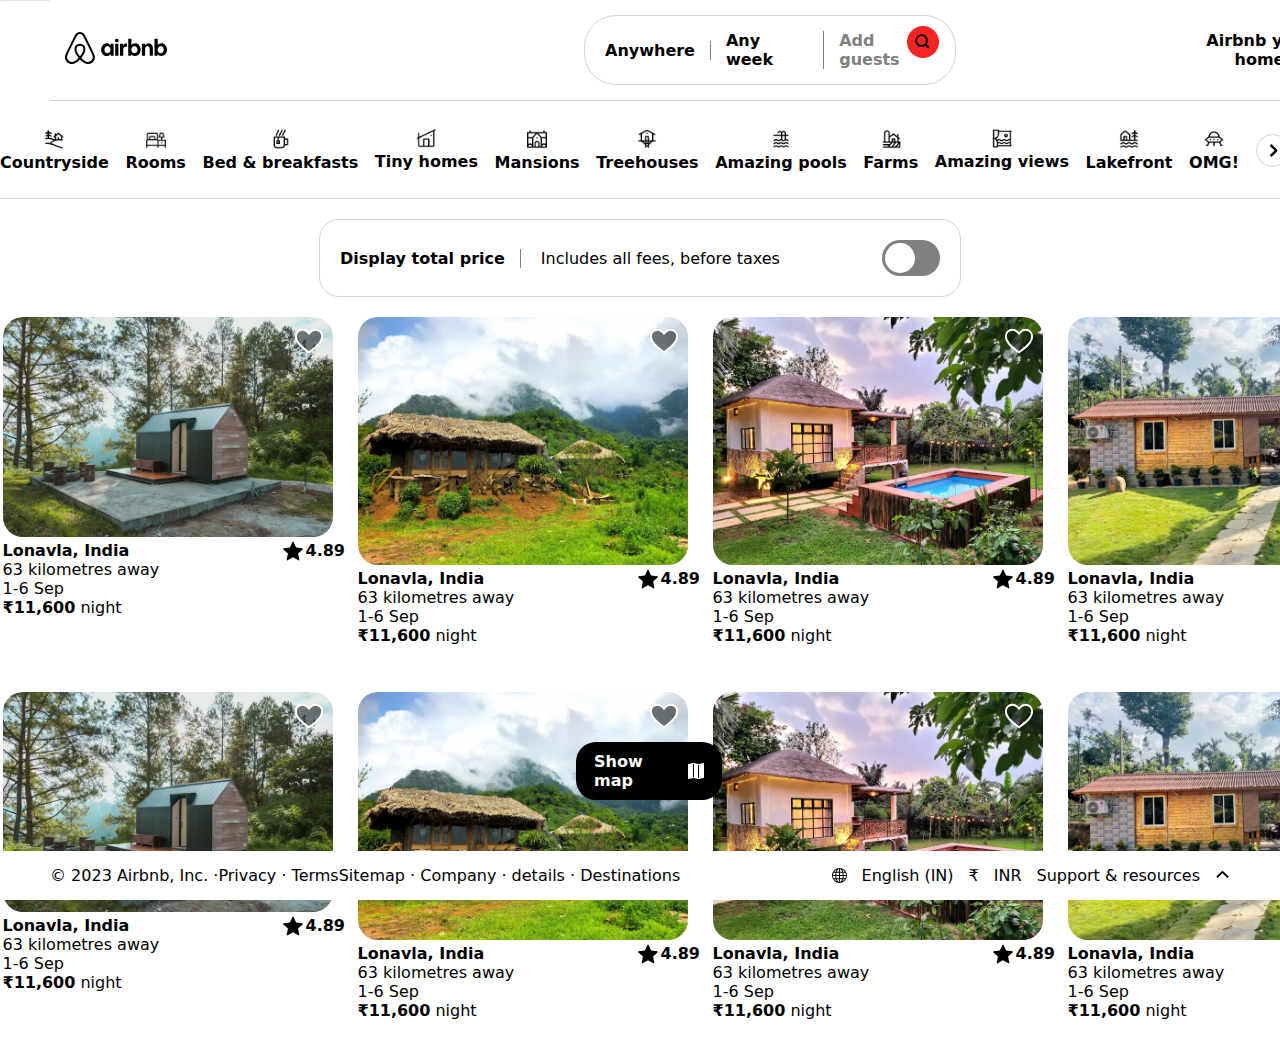
<file: Day3/index.html>
<!DOCTYPE html>
<html lang="en">

<head>
    <meta charset="UTF-8">
    <meta name="viewport" content="width=device-width, initial-scale=1.0">
    <title>Airbnb Page</title>
    <link rel="stylesheet" href="style.css">
</head>

<body>
    <div class="nav">
        <a href="#"><img class="logo" src="images/logo.svg" alt=""></a>
        <div class="search">
            <h4 class="right-bar">Anywhere</h4>
            <h4 class="right-bar">Any week</h4>
            <h4 class="gray">Add guests</h4>
            <img class="search-icon" src="images/svg/search.svg" alt="">
        </div>
        <div class="buttons">
            <button class="btn">
                <h4>Airbnb your home</h4>
            </button>
            <button class="btn"><img src="images/svg/globe.svg" alt=""></button>
            <div class="nav-end">
                <img class="nav-image1" src="images/svg/more.svg" alt="">
                <img class="nav-image2" src="images/svg/profile.svg" alt="">
            </div>
        </div>
    </div>
    <hr>
    <div class="icon-bar">
        <div class="icons">
            <img class="icon-pic" src="images/i1.jpeg" alt="">
            <h4>Countryside</h4>
        </div>
        <div class="icons">
            <img class="icon-pic" src="images/i2.jpeg" alt="">
            <h4>Rooms</h4>
        </div>
        <div class="icons">
            <img class="icon-pic" src="images/i3.jpeg" alt="">
            <h4>Bed & breakfasts</h4>
        </div>
        <div class="icons">
            <img class="icon-pic" src="images/i4.jpeg" alt="">
            <h4>Tiny homes</h4>
        </div>
        <div class="icons">
            <img class="icon-pic" src="images/i5.jpeg" alt="">
            <h4>Mansions</h4>
        </div>
        <div class="icons">
            <img class="icon-pic" src="images/i6.jpeg" alt="">
            <h4>Treehouses</h4>
        </div>
        <div class="icons">
            <img class="icon-pic" src="images/i7.jpeg" alt="">
            <h4>Amazing pools</h4>
        </div>
        <div class="icons">
            <img class="icon-pic" src="images/i8.jpeg" alt="">
            <h4>Farms</h4>
        </div>
        <div class="icons">
            <img class="icon-pic" src="images/i9.jpeg" alt="">
            <h4>Amazing views</h4>
        </div>
        <div class="icons">
            <img class="icon-pic" src="images/i10.jpeg" alt="">
            <h4>Lakefront</h4>
        </div>
        <div class="icons">
            <img class="icon-pic" src="images/i11.jpeg" alt="">
            <h4>OMG!</h4>
        </div>


        <img class="side-btn" src="images/svg/left.svg" alt="">
        <div class="filter">
            <img class="icon-pic" src="images/svg/lf.svg" alt="">
            <h6>Filters</h6>
        </div>
    </div>

    <div class="price">
        <div class="flex">
            <h4 class="right-bar">Display total price</h4>
            <p>Includes all fees, before taxes</p>

        </div>
        <div class="one">
            <div class="two"></div>
        </div>

    </div>
    <div class="container">
        <div class="box">
            <img class="box-img" src="images/d1.webp" alt="">
            <img class="heart" src="images/svg/heart.svg" alt="">
            <div class="rating">
                <img class="star" src="images/svg/start.svg" alt=""><span>4.89</span>
            </div>
            <h4>Lonavla, India</h4>
            <p>63 kilometres away</p>
            <p>1-6 Sep</p>
            <p><span>₹11,600</span> night</p>
        </div>
        <div class="box">
            <img class="box-img" src="images/d2.webp" alt="">
            <img class="heart" src="images/svg/heart.svg" alt="">
            <div class="rating">
                <img class="star" src="images/svg/start.svg" alt=""><span>4.89</span>
            </div>
            <h4>Lonavla, India</h4>
            <p>63 kilometres away</p>
            <p>1-6 Sep</p>
            <p><span>₹11,600</span> night</p>
        </div>
        <div class="box">
            <img class="box-img" src="images/d3.webp" alt="">
            <img class="heart" src="images/svg/heart.svg" alt="">
            <div class="rating">
                <img class="star" src="images/svg/start.svg" alt=""><span>4.89</span>
            </div>
            <h4>Lonavla, India</h4>
            <p>63 kilometres away</p>
            <p>1-6 Sep</p>
            <p><span>₹11,600</span> night</p>
        </div>
        <div class="box">
            <img class="box-img" src="images/d4.webp" alt="">
            <img class="heart" src="images/svg/heart.svg" alt="">
            <div class="rating">
                <img class="star" src="images/svg/start.svg" alt=""><span>4.89</span>
            </div>
            <h4>Lonavla, India</h4>
            <p>63 kilometres away</p>
            <p>1-6 Sep</p>
            <p><span>₹11,600</span> night</p>
        </div>
        <div class="box">
            <img class="box-img" src="images/d1.webp" alt="">
            <img class="heart" src="images/svg/heart.svg" alt="">
            <div class="rating">
                <img class="star" src="images/svg/start.svg" alt=""><span>4.89</span>
            </div>
            <h4>Lonavla, India</h4>
            <p>63 kilometres away</p>
            <p>1-6 Sep</p>
            <p><span>₹11,600</span> night</p>
        </div>
        <div class="box">
            <img class="box-img" src="images/d2.webp" alt="">
            <img class="heart" src="images/svg/heart.svg" alt="">
            <div class="rating">
                <img class="star" src="images/svg/start.svg" alt=""><span>4.89</span>
            </div>
            <h4>Lonavla, India</h4>
            <p>63 kilometres away</p>
            <p>1-6 Sep</p>
            <p><span>₹11,600</span> night</p>
        </div>
        <div class="box">
            <img class="box-img" src="images/d3.webp" alt="">
            <img class="heart" src="images/svg/heart.svg" alt="">
            <div class="rating">
                <img class="star" src="images/svg/start.svg" alt=""><span>4.89</span>
            </div>
            <h4>Lonavla, India</h4>
            <p>63 kilometres away</p>
            <p>1-6 Sep</p>
            <p><span>₹11,600</span> night</p>
        </div>
        <div class="box">
            <img class="box-img" src="images/d4.webp" alt="">
            <img class="heart" src="images/svg/heart.svg" alt="">
            <div class="rating">
                <img class="star" src="images/svg/start.svg" alt=""><span>4.89</span>
            </div>
            <h4>Lonavla, India</h4>
            <p>63 kilometres away</p>
            <p>1-6 Sep</p>
            <p><span>₹11,600</span> night</p>
        </div>

    </div>

    <div class="map">
        <h4>Show map</h4>
        <img src="images/svg/map.svg" alt="">
    </div>
    <div class="footer">
        <div class="copyright">
            © 2023 Airbnb, Inc. ·Privacy · TermsSitemap · Company · details · Destinations
        </div>
        <div class="pricing">
            <img class="footer-img" src="images/svg/globe.svg" alt="">
            <a href="#">English (IN)</a>
            <p>₹</p>
            <a href="# ">INR</a>
            <a href="#">Support & resources</a>
            <img class="footer-img" src="images/svg/up.svg" alt="">
        </div>
    </div>
</body>

</html>
</file>
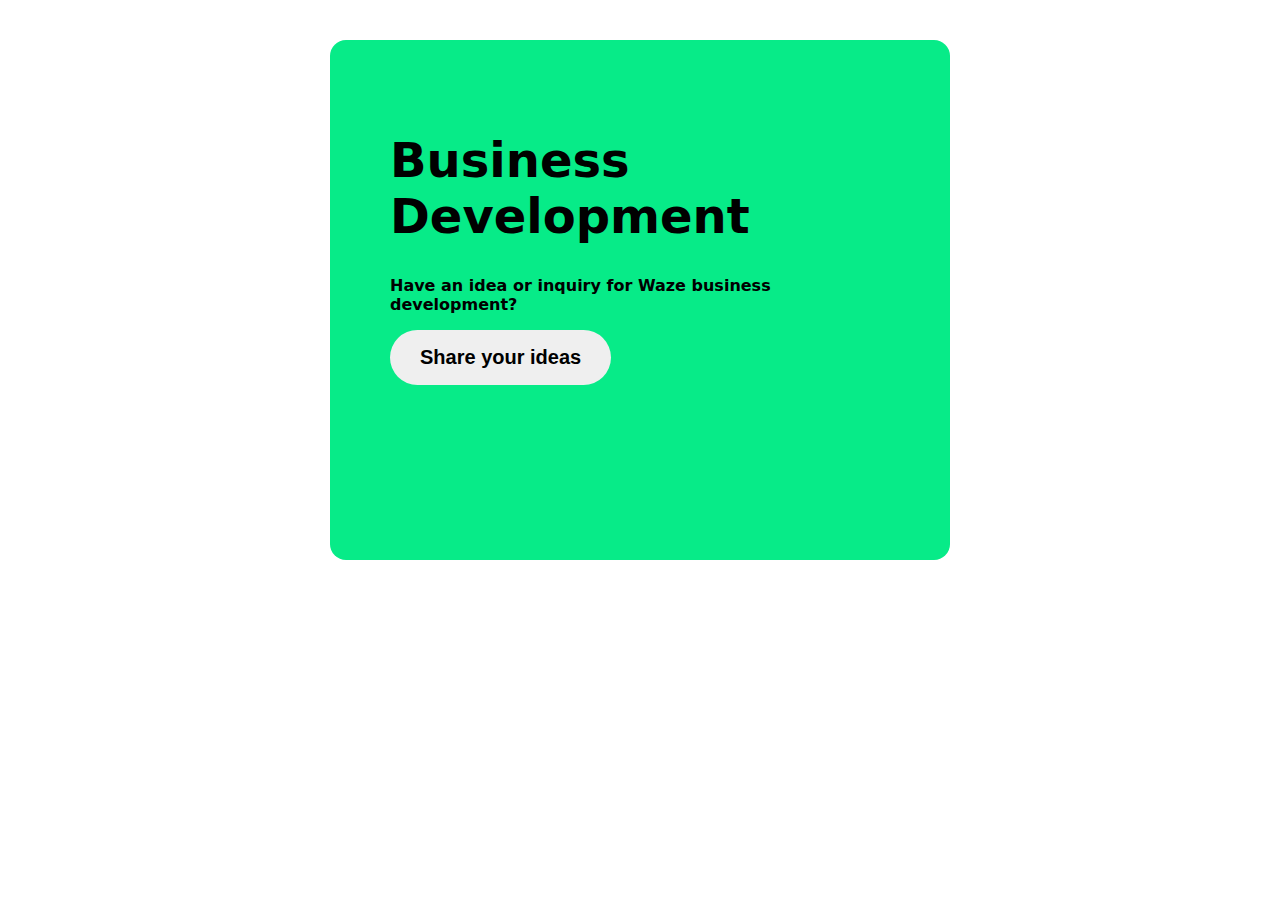
<file: Day1/Assignment1/index.html>
<!DOCTYPE html>
<html lang="en">
<head>
    <meta charset="UTF-8">
    <meta name="viewport" content="width=device-width, initial-scale=1.0">
    <title>AssignMent 1</title>
    <link rel="stylesheet" href="style.css">
</head>
<body>
    <div class="box-model">
        <h1>Business Development</h1>
        <p>Have an idea or inquiry for Waze business development?</p>
        <button class="btn">Share your ideas</button>
    </div>
</body>
</html>
</file>
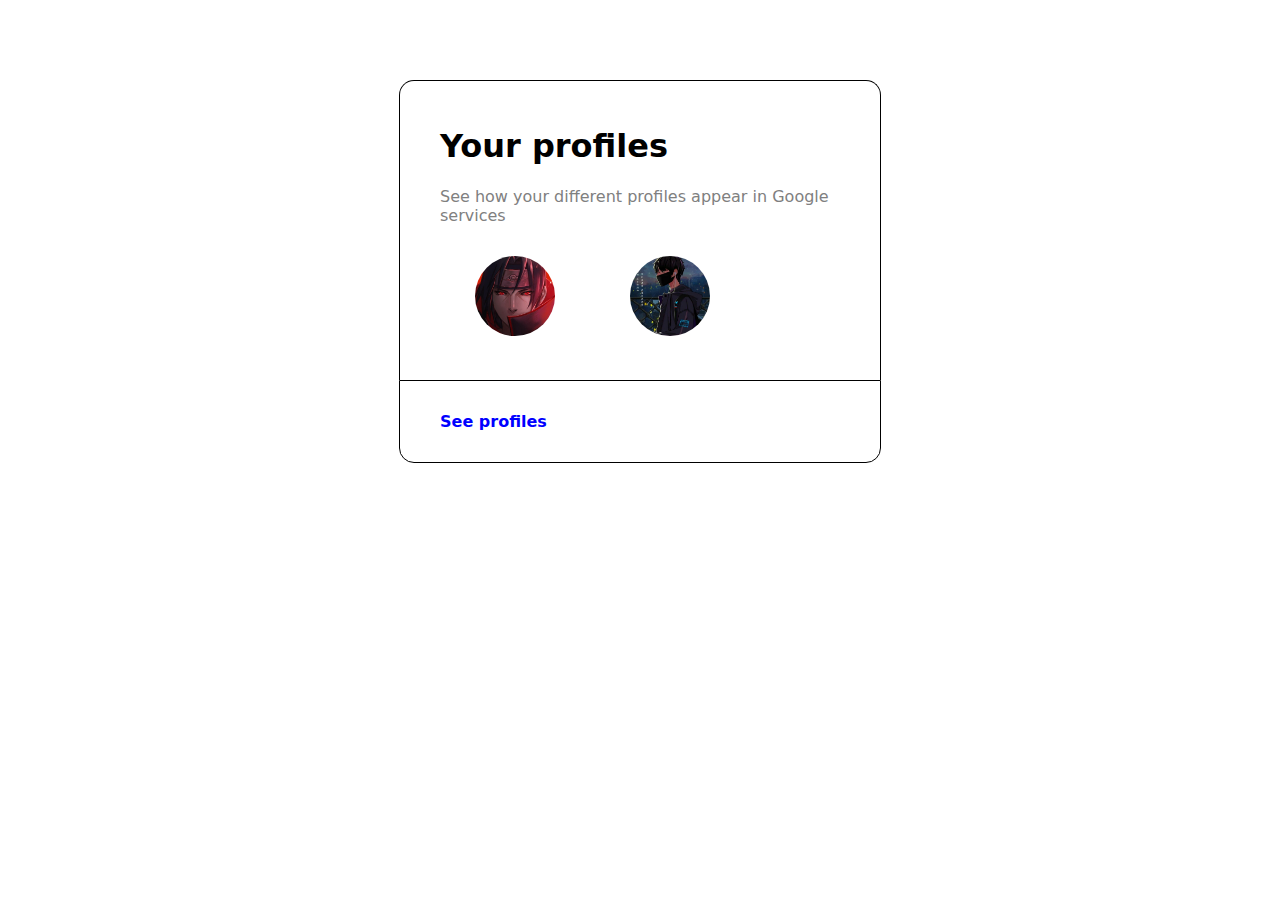
<file: Day1/Assignment2/index.html>
<!DOCTYPE html>
<html lang="en">

<head>
    <meta charset="UTF-8">
    <meta name="viewport" content="width=device-width, initial-scale=1.0">
    <title>Assignment 2</title>
    <link rel="stylesheet" href="style.css">
</head>

<body>
    <div class="container">
        <h1>Your profiles</h1>
        <p>See how your different profiles appear in Google services</p>
        <img src="pic1.jpg" class="image" alt="">
        <img src="pic2.jpg" class="image" alt="">
    </div>
    <div class="bottom-box">
        <h4>See profiles</h4>
    </div>
</body>

</html>
</file>
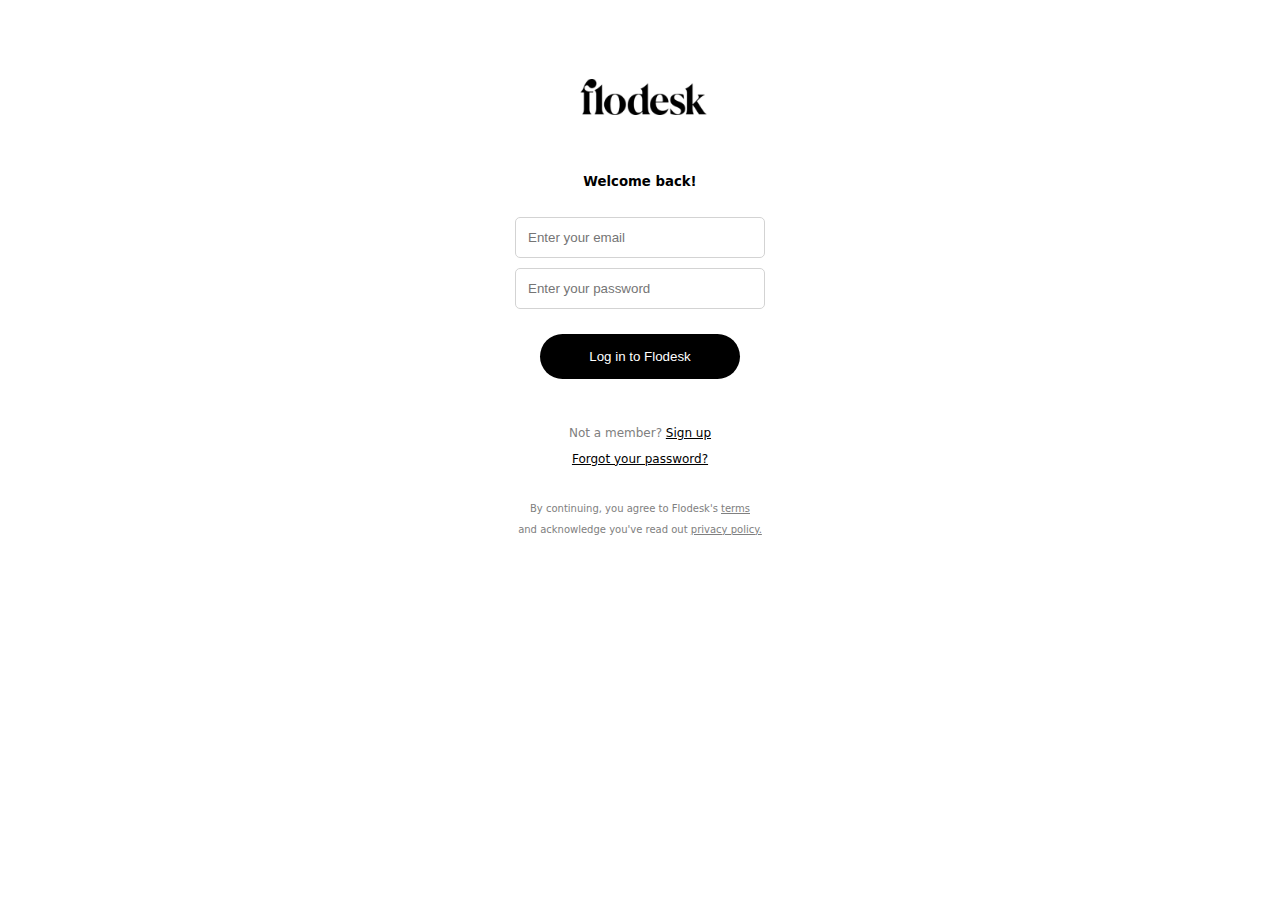
<file: Day1/Assignment4/index.html>
<!DOCTYPE html>
<html lang="en">
<head>
    <meta charset="UTF-8">
    <meta name="viewport" content="width=device-width, initial-scale=1.0">
    <title>Assignment 4</title>
    <link rel="stylesheet" href="style.css">
</head>
<body>
    <div class="container">
        <img src="logo.png" class="logo" alt="">
        <h5>Welcome back!</h5>
        <input class="input" type="text" placeholder="Enter your email">
        <input class="input" type="password" placeholder="Enter your password">
        <button class="btn">Log in to Flodesk</button>
        <div class="sign-up">
            <p>Not a member? <span>Sign up</span></p>
            <p><span>Forgot your password?</span></p>
        </div>
        <p class="footer">By continuing, you agree to Flodesk's <span>terms</span></p>
        <p class="footer">and acknowledge you've read out <span>privacy policy.</span></p>
    </div>
</body>
</html>
</file>
<file: Day3/style.css>
*{
    font-family: system-ui, -apple-system, BlinkMacSystemFont, 'Segoe UI', Roboto, Oxygen, Ubuntu, Cantarell, 'Open Sans', 'Helvetica Neue', sans-serif;
    margin: 0;
    padding: 0;
}


.nav{
    
    width: 1400px;
    margin: 0 auto;
    display: flex;
    justify-content: space-between;
    align-items: center;
    position: fixed;
    left: 50px;
    background-color: white;
    padding: 15px;
    border-bottom: 1px solid lightgray;
    z-index: 5;
}

.search{
    width: 330px;
    display: flex;
    gap: 15px;
    border: 1px solid lightgray;
    padding: 15px 20px;
    border-radius: 32px;
    position: relative;
    align-items: center;
}
.gray{
    color: gray;
}
.right-bar{
    padding-right: 15px;
    border-right: 1px solid gray;
}
.search-icon{
    position: absolute;
    padding: 8px;
    background-color: rgb(247, 34, 34);
    border-radius: 50%;
    right: 16px;
    top: 10px;
    width: 16px;
    height: 16px;
}

.buttons{
    width: 200px;
    display: flex;
}

.logo{
    height: 32px;
}

.buttons{
    display: flex;
    width: 290px;
    display: flex;
    align-items: center;
    gap: 5px;
}

.btn{
    padding: 5px 12px;
    border-radius: 25px;
    border: none;
    background-color: white;
    font-size: 16px;
}

.btn:hover{
    background-color: rgb(230, 229, 229);
}

.nav-end{
    width: 45px;
    display: flex;
    gap: 5px;
    padding: 5px 12px;
    border: 1px solid lightgray;
    border-radius: 20px;
    justify-content: center;
    align-items: center;
}

.nav-end:hover, .search:hover{
    box-shadow: 2px 2px rgb(230, 230, 230);
}

.nav-image1{
    width: 20px;
}
.nav-image2{
    width: 30px;
}
hr{
    color: lightgray;
    opacity: 25%;
}

.icon-bar{
    width: 1400px;
    margin: 100px auto 10px;
    padding: 25px 0;
    display: flex;
    justify-content: space-between;
    align-items: center;
    text-align: center;
    position: sticky;
    top: 80px;
    background-color: white;
    border-bottom: 1px solid lightgray;
    z-index: 1;
}
.icon-pic{
    width: 20px;
}

.side-btn{
    width: 15px;
    height: 15px;
    padding: 8px;
    border: 1px solid lightgray;
    border-radius: 50%;
}

.filter{
    display: flex;
    gap: 10px;
    align-items: center;
    justify-content: center;
    padding: 12px;
    border: 1px solid lightgray;
    border-radius: 10px;
}

.price{
    width: 600px;
    margin: 20px auto;
    padding: 20px;
    border: 1px solid lightgray;
    display: flex;
    gap: 20px;
    justify-content: space-between;
    align-items: center;
    border-radius: 20px;
}
.flex{
    display: flex;
    gap: 20px;
}
.one{
    padding: 3px 25px 3px 3px;
    background-color: gray;
    border-radius: 20px;
}

.two{
    padding: 15px 15px;
    background-color: white;
    border-radius: 50%;
}

.container{
    width: 1400px;
    margin: 20px auto;
    display: flex;
    justify-content: center;
    flex-wrap: wrap;
    gap: 25px;
    z-index: 0;
}

.box{
    width: 330px;
    height: 350px;
    position: relative;
}

.box-img{
    width: 100%;
    border-radius: 20px;
}

.rating{
    display: flex;
    width: 20px;
    position: absolute;
    right: 30px;
    gap: 3px;
}
.heart{
    width: 30px;
    position: absolute;
    top: 8px;
    right: 8px;
    padding: 1px;
}
span{
    font-weight: 600;
}

.map{
    display: flex;
    width: 110px;
    padding: 10px 18px;
    gap: 10px;
    font-size: 16px;
    justify-content: center;
    align-items: center;
    color: white;
    background-color: black;
    border-radius: 20px;
    position: fixed;
    bottom: 100px;
    left: 45%;
}

.footer{
    width: 100%;
    display: flex;
    padding: 15px 50px;
    justify-content: space-between;
    align-items: center;
    gap: 100px;
    position: fixed;
    bottom: 0;
    background-color: white;
}

.footer-img{
    width: 15px;
}

.pricing{
    display: flex;
    gap: 15px;
    padding-right: 100px;
}

.pricing a{
    
    text-decoration: none;
    color: black;
}
</file>
<file: Day1/Assignment1/style.css>
.box-model{
    width: 500px;
    height: 400px; 
    background-color: #07eb88;
    padding: 60px;
    margin: 40px auto;
    border-radius: 16px;
    font-family: system-ui,Ubuntu, -apple-system, BlinkMacSystemFont, 'Segoe UI', Roboto, Oxygen,  Cantarell, 'Open Sans', 'Helvetica Neue', sans-serif;
}

h1{
    font-size: 48px;
}

p{
    font-weight: 600;
}

.btn{
    border: none;
    font-size: 20px;
    padding: 16px 30px;
    border-radius: 40px;
    font-weight: bold;
}
</file>
<file: Day1/Assignment2/style.css>
.container, .bottom-box{
    width: 400px;
    margin: 80px auto;    
    padding: 25px 40px;
    font-family: system-ui, -apple-system, BlinkMacSystemFont, 'Segoe UI', Roboto, Oxygen, Ubuntu, Cantarell, 'Open Sans', 'Helvetica Neue', sans-serif;
}
p{
    color: gray;
}
.container{
    margin-bottom: 0;
    border: 1px solid black;
    border-bottom: none;
    border-top-left-radius: 15px;
    border-top-right-radius: 15px;
}
.bottom-box{
    margin-top: 0;
    border: 1px solid black;
    border-bottom-left-radius: 15px;
    border-bottom-right-radius: 15px;
    padding: 10px 40px;
    color: blue;
}

.image{
    width: 80px;
    height: 80px;
    border-radius: 50%;
    object-fit: cover;
    padding: 15px 35px;
}
</file>
<file: Day1/Assignment4/style.css>
.container{
    width: 250px;
    text-align: center;
    margin: 60px auto;
    font-family: system-ui, -apple-system, BlinkMacSystemFont, 'Segoe UI', Roboto, Oxygen, Ubuntu, Cantarell, 'Open Sans', 'Helvetica Neue', sans-serif;
}

.logo{
    width: 100%;
}
.input{
    width: 100%;
    padding: 12px;
    margin: 5px 0;
    border: 1px solid lightgray;
    border-radius: 5px;
    box-sizing: border-box;
}

.btn{
    margin: 20px;
    background-color: black;
    color: white;
    width: 80%;
    padding: 15px;
    border: none;
    border-radius: 40px;
    /* font-size: 20px; */
}

.sign-up{
    padding: 15px;
    color: gray;
}

.sign-up p{
    font-size: 12px;
}

.sign-up span{
    color: black;
}

span{
    text-decoration: underline;
}

.footer{
    font-size: 10px;
    color: gray;
}
</file>
